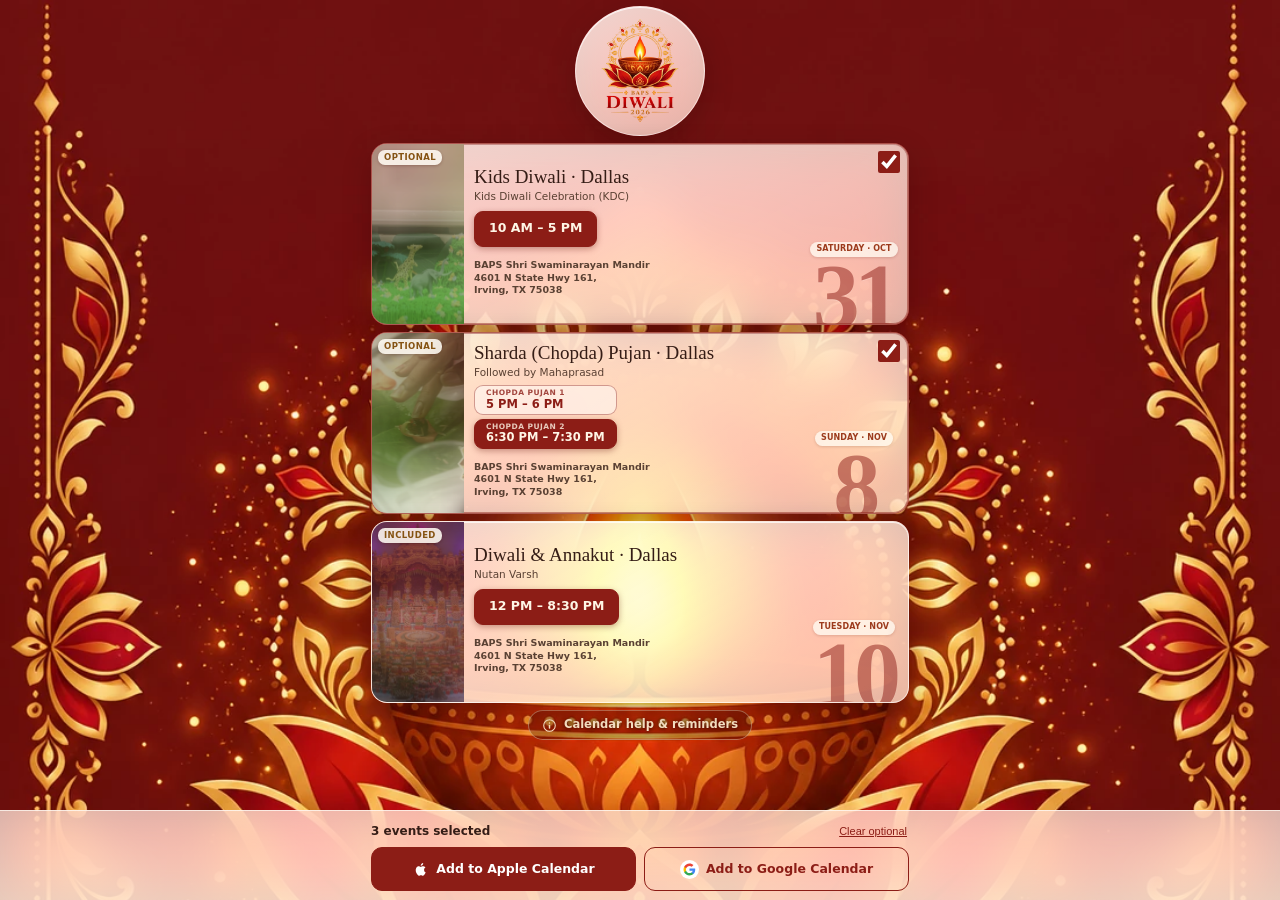
<file: index.html>
<!doctype html>
<html lang="en">
<head>
  <meta charset="utf-8">
  <meta name="viewport" content="width=device-width, initial-scale=1">
  <meta http-equiv="refresh" content="0; url=add-calendar.html">
  <title>Diwali Events 2026</title>
</head>
<body><p><a href="add-calendar.html">Add Diwali 2026 events to your calendar</a></p></body>
</html>
</file>
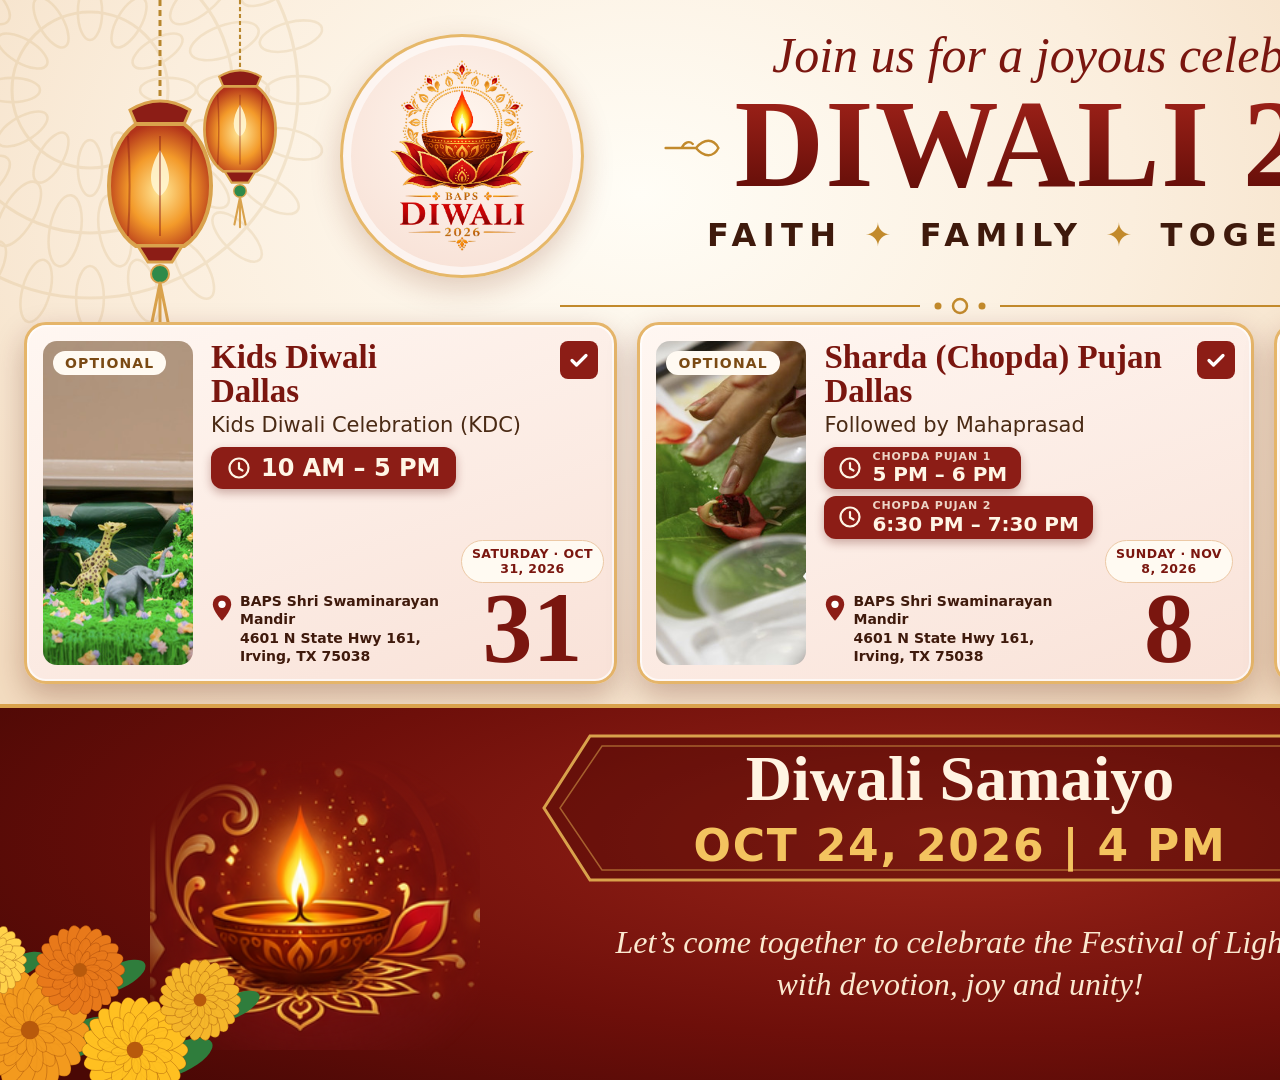
<file: _events_slide.html>
<!doctype html>
<html lang="en"><head><meta charset="utf-8"><title>Diwali 2026 events — slide</title>
<!-- 16:9 celebration slide listing every event. Render at 1920x1080 @2x.
     Cards are built from calendar.js, so names, times and dates always match
     the site. Diyas are cropped from assets/festival-background.png. -->
<style>
  * { box-sizing: border-box; margin: 0; }
  body { position: relative; width: 1920px; height: 1080px; overflow: hidden;
    font-family: system-ui, -apple-system, 'Segoe UI', sans-serif; color: #3f1a0c;
    background: radial-gradient(ellipse 70% 60% at 50% 18%, #fffdf6 0%, #fbeedd 55%, #f3dcc0 100%); }
  .serif { font-family: Georgia, 'Times New Roman', serif; }

  /* Faint mandala rings behind the header corners. */
  .mandala { position: absolute; width: 520px; height: 520px; opacity: .13; }
  .mandala.l { left: -170px; top: -170px; } .mandala.r { right: -170px; top: -170px; }

  /* ---------- Header ---------- */
  .badge-logo { position: absolute; left: 340px; top: 34px; width: 244px; height: 244px; border-radius: 50%;
    display: grid; place-items: center;
    background: radial-gradient(circle at 50% 40%, #fff6ef, #f6dcd0);
    border: 3px solid #e6b86a; box-shadow: 0 10px 30px rgba(120,40,10,.22), inset 0 0 0 8px rgba(255,255,255,.6); }
  .badge-logo img { width: 84%; height: auto; }
  .head { position: absolute; left: 600px; right: 290px; top: 26px; text-align: center; }
  .join { font-size: 50px; font-style: italic; color: #7a160f; }
  h1 { margin-top: 2px; font-size: 124px; line-height: .95; white-space: nowrap; font-weight: 700; letter-spacing: .01em;
    background: linear-gradient(180deg, #a3231a, #5e0c07); -webkit-background-clip: text; background-clip: text; color: transparent; }
  .flank { display: inline-block; vertical-align: middle; width: 56px; height: 28px; margin: 0 14px 20px; }
  .tag { margin-top: 12px; font-size: 32px; font-weight: 700; letter-spacing: .2em; color: #3f1a0c; }
  .tag b { color: #c28a2c; margin: 0 22px; }
  .rule { position: absolute; left: 560px; right: 560px; top: 296px; height: 20px; }

  /* Hanging lanterns */
  .lantern { position: absolute; top: 0; }

  /* ---------- Event cards ---------- */
  .cards { position: absolute; left: 24px; right: 24px; top: 322px; height: 362px;
    display: grid; grid-template-columns: repeat(3, 1fr); gap: 20px; }
  .card { position: relative; display: flex; gap: 18px; padding: 16px; border-radius: 22px;
    background: linear-gradient(160deg, #fff7f2, #f9e2d8);
    border: 3px solid #e5b56a; box-shadow: 0 12px 30px rgba(90,20,6,.28), inset 0 0 0 2px rgba(255,255,255,.7); }
  .photo { position: relative; flex: none; width: 150px; border-radius: 14px; overflow: hidden; }
  .photo img { width: 100%; height: 100%; object-fit: cover; display: block; }
  .chip { position: absolute; top: 10px; left: 10px; padding: 4px 12px; border-radius: 999px;
    background: #fffaf2; font-size: 14px; font-weight: 800; letter-spacing: .08em; color: #7a4a14; }
  .body { position: relative; flex: 1; min-width: 0; display: flex; flex-direction: column; }
  .tick { position: absolute; top: 0; right: 0; width: 38px; height: 38px; border-radius: 8px;
    background: #8c1d16; display: grid; place-items: center; }
  h2 { padding-right: 46px; font-size: 33px; line-height: 1.02; font-weight: 700; color: #7a160f; }
  .sub { margin-top: 5px; font-size: 21px; color: #4a2a14; }
  /* Lower half: times and address on the left, the date in its own column. */
  .lower { flex: 1; min-height: 0; display: flex; gap: 10px; margin-top: 10px; }
  .left { flex: 1; min-width: 0; display: flex; flex-direction: column; }
  .times { display: flex; flex-direction: column; gap: 7px; align-items: flex-start; }
  .time { display: flex; align-items: center; gap: 10px; padding: 7px 16px; border-radius: 12px;
    background: #8c1d16; color: #fff6e6; font-size: 24px; font-weight: 800; white-space: nowrap;
    box-shadow: 0 4px 10px rgba(92,12,6,.3); }
  .time.two { padding: 4px 14px; font-size: 20px; line-height: 1.1; }
  .time.two span { display: flex; flex-direction: column; }
  .time.two small { font-size: 11px; letter-spacing: .08em; font-weight: 700; opacity: .85; }
  .addr { margin-top: auto; display: flex; gap: 7px; font-size: 14px; line-height: 1.3; font-weight: 600; color: #3f1a0c; }
  .addr b { display: block; font-weight: 800; }
  .date { flex: none; width: 132px; display: flex; flex-direction: column; align-items: center; justify-content: flex-end; }
  .pill { padding: 5px 10px; border-radius: 999px; background: #fffaf2; border: 1px solid #ecc9a6;
    font-size: 12.5px; font-weight: 800; letter-spacing: .03em; color: #7a160f; text-align: center; line-height: 1.25; white-space: nowrap; }
  .num { font-size: 100px; line-height: .9; margin-bottom: -8px; font-weight: 700; color: #7a160f; }

  /* ---------- Band ---------- */
  .band { position: absolute; left: 0; right: 0; top: 704px; bottom: 0; overflow: hidden;
    background: radial-gradient(ellipse 60% 90% at 50% 35%, #9a2419 0%, #6e0f0a 60%, #4a0805 100%);
    border-top: 4px solid #d9a24c; }
  .frame { position: absolute; left: 50%; top: 20px; transform: translateX(-50%); width: 860px; height: 160px; }
  .band-title { position: absolute; left: 0; right: 0; top: 34px; text-align: center; color: #fff4e2; font-size: 64px; font-weight: 700; }
  .band-when { position: absolute; left: 0; right: 0; top: 112px; text-align: center; color: #f3c35f; font-size: 44px; font-weight: 800; letter-spacing: .04em; }
  .band-note { position: absolute; left: 0; right: 0; top: 214px; text-align: center; color: #fbe9d0; font-size: 32px; font-style: italic; line-height: 1.3; }
  .diya { position: absolute; bottom: 30px; width: 330px; height: auto;
    -webkit-mask-image: radial-gradient(ellipse 60% 60% at 50% 55%, #000 55%, transparent 100%);
            mask-image: radial-gradient(ellipse 60% 60% at 50% 55%, #000 55%, transparent 100%); }
  .diya.l { left: 150px; } .diya.r { right: 150px; }
  .marigolds { position: absolute; bottom: -20px; width: 300px; height: 190px; }
  .marigolds.l { left: -40px; } .marigolds.r { right: -40px; transform: scaleX(-1); }
</style></head>
<body>
  <svg class="mandala l" viewBox="-100 -100 200 200" id="m1"></svg>
  <svg class="mandala r" viewBox="-100 -100 200 200" id="m2"></svg>

  <svg class="lantern" style="left:60px" width="200" height="330" viewBox="0 0 200 330" id="lan1"></svg>
  <svg class="lantern" style="left:170px" width="140" height="230" viewBox="0 0 200 330" id="lan2"></svg>
  <svg class="lantern" style="right:170px" width="140" height="230" viewBox="0 0 200 330" id="lan3"></svg>
  <svg class="lantern" style="right:60px" width="200" height="330" viewBox="0 0 200 330" id="lan4"></svg>

  <div class="badge-logo"><img src="assets/diwali-logo-transparent.png" alt=""></div>
  <div class="head">
    <div class="join serif">Join us for a joyous celebration of</div>
    <h1 class="serif"><svg class="flank" viewBox="0 0 70 34"><path d="M2 17 H40 M40 17 C50 5 62 5 68 17 C62 29 50 29 40 17 Z M22 17 C26 9 32 8 36 12" fill="none" stroke="#c28a2c" stroke-width="3" stroke-linecap="round"/></svg>DIWALI 2026<svg class="flank" viewBox="0 0 70 34" style="transform:scaleX(-1)"><path d="M2 17 H40 M40 17 C50 5 62 5 68 17 C62 29 50 29 40 17 Z M22 17 C26 9 32 8 36 12" fill="none" stroke="#c28a2c" stroke-width="3" stroke-linecap="round"/></svg></h1>
    <div class="tag">FAITH<b>✦</b>FAMILY<b>✦</b>TOGETHERNESS</div>
  </div>
  <svg class="rule" viewBox="0 0 800 20" preserveAspectRatio="none"><line x1="0" y1="10" x2="360" y2="10" stroke="#c28a2c" stroke-width="2"/><line x1="440" y1="10" x2="800" y2="10" stroke="#c28a2c" stroke-width="2"/><circle cx="400" cy="10" r="7" fill="none" stroke="#c28a2c" stroke-width="2.5"/><circle cx="378" cy="10" r="3.5" fill="#c28a2c"/><circle cx="422" cy="10" r="3.5" fill="#c28a2c"/></svg>

  <div class="cards" id="cards"></div>

  <div class="band">
    <svg class="frame" viewBox="0 0 860 160"><path d="M60 8 H800 L846 80 L800 152 H60 L14 80 Z" fill="rgba(60,4,2,.35)" stroke="#d9a24c" stroke-width="3"/><path d="M72 18 H788 L830 80 L788 142 H72 L30 80 Z" fill="none" stroke="rgba(217,162,76,.55)" stroke-width="1.5"/></svg>
    <!-- Slide-only announcement: the Samaiyo is not in calendar.js, so it is
         not on the site or in the calendar files. -->
    <div class="band-title serif">Diwali Samaiyo</div>
    <div class="band-when">OCT 24, 2026  |  4 PM</div>
    <div class="band-note serif">Let’s come together to celebrate the Festival of Lights<br>with devotion, joy and unity!</div>
    <img class="diya l" src="assets/slides/diya-left.png" alt="">
    <img class="diya r" src="assets/slides/diya-right.png" alt="">
    <svg class="marigolds l" viewBox="0 0 300 190" id="mg1"></svg>
    <svg class="marigolds r" viewBox="0 0 300 190" id="mg2"></svg>
  </div>

<script src="calendar.js"></script>
<script>
const NS = 'http://www.w3.org/2000/svg';
const el = (tag, attrs, parent) => { const n = document.createElementNS(NS, tag); for (const k in attrs) n.setAttribute(k, attrs[k]); parent.append(n); return n; };

// Mandala: concentric rings of petals.
for (const id of ['m1', 'm2']) {
  const g = document.getElementById(id);
  for (const [r, n, len] of [[30, 12, 14], [55, 18, 18], [80, 24, 16]]) {
    el('circle', { r, fill: 'none', stroke: '#b8872e', 'stroke-width': 1.2 }, g);
    for (let i = 0; i < n; i++) {
      const a = (i / n) * Math.PI * 2, x = Math.cos(a) * r, y = Math.sin(a) * r;
      el('ellipse', { cx: x, cy: y, rx: len / 3, ry: len / 1.3, transform: `rotate(${a * 180 / Math.PI + 90} ${x} ${y})`, fill: 'none', stroke: '#b8872e', 'stroke-width': 1 }, g);
    }
  }
}

// Hanging lantern: chain, cap, glowing body, tassel.
for (const id of ['lan1', 'lan2', 'lan3', 'lan4']) {
  const g = document.getElementById(id);
  const d = el('defs', {}, g);
  const glow = el('radialGradient', { id: id + 'g', cx: '50%', cy: '55%', r: '55%' }, d);
  el('stop', { offset: '0%', 'stop-color': '#ffe79a' }, glow); el('stop', { offset: '55%', 'stop-color': '#f39a2a' }, glow); el('stop', { offset: '100%', 'stop-color': '#b3341a' }, glow);
  el('line', { x1: 100, y1: 0, x2: 100, y2: 110, stroke: '#b8872e', 'stroke-width': 3, 'stroke-dasharray': '6 4' }, g);
  el('path', { d: 'M70 110 Q100 92 130 110 L124 124 H76 Z', fill: '#8c1d16', stroke: '#d9a24c', 'stroke-width': 3 }, g);
  el('path', { d: 'M76 124 C40 150 40 222 76 246 H124 C160 222 160 150 124 124 Z', fill: `url(#${id}g)`, stroke: '#d9a24c', 'stroke-width': 4 }, g);
  el('path', { d: 'M100 150 C88 170 88 188 100 196 C112 188 112 170 100 150 Z', fill: '#fff6d0', opacity: .9 }, g);
  for (const x of [68, 100, 132]) el('path', { d: `M${x} 136 Q${x + (100 - x) * .1} 185 ${x} 236`, fill: 'none', stroke: '#8c1d16', 'stroke-width': 2, opacity: .45 }, g);
  el('path', { d: 'M78 246 H122 L112 262 H88 Z', fill: '#8c1d16', stroke: '#d9a24c', 'stroke-width': 3 }, g);
  el('circle', { cx: 100, cy: 274, r: 9, fill: '#2f8a4a', stroke: '#d9a24c', 'stroke-width': 2 }, g);
  el('path', { d: 'M100 283 L92 322 M100 283 L100 326 M100 283 L108 322', stroke: '#d9a24c', 'stroke-width': 3, 'stroke-linecap': 'round' }, g);
}

// Marigold cluster: layered petal rings in orange and gold, with leaves.
for (const id of ['mg1', 'mg2']) {
  const g = document.getElementById(id);
  const flowers = [[70, 120, 58, '#f39a1e'], [175, 140, 52, '#ffc021'], [120, 60, 44, '#e8791a'], [240, 90, 40, '#f5b62a'], [30, 50, 36, '#ffd24a']];
  for (const [cx, cy, r] of flowers) el('ellipse', { cx: cx + r * .7, cy: cy + r * .5, rx: r * .7, ry: r * .28, fill: '#2f7d3c', transform: `rotate(-25 ${cx} ${cy})` }, g);
  for (const [cx, cy, r, c] of flowers) {
    for (const [rr, n, shade] of [[r, 22, 0], [r * .72, 16, 1], [r * .45, 12, 2]]) {
      for (let i = 0; i < n; i++) {
        const a = (i / n) * Math.PI * 2 + shade;
        el('ellipse', { cx: cx + Math.cos(a) * rr * .6, cy: cy + Math.sin(a) * rr * .6, rx: rr * .42, ry: rr * .2,
          transform: `rotate(${a * 180 / Math.PI} ${cx + Math.cos(a) * rr * .6} ${cy + Math.sin(a) * rr * .6})`,
          fill: c, stroke: 'rgba(120,40,0,.35)', 'stroke-width': .8, opacity: 1 - shade * .08 }, g);
      }
    }
    el('circle', { cx, cy, r: r * .16, fill: '#b85a0c' }, g);
  }
}

// Event cards, straight from calendar.js.
const { events, addresses } = DiwaliCalendar;
const byId = id => events.find(e => e.id === id);
const clock = '<svg width="24" height="24" viewBox="0 0 24 24"><circle cx="12" cy="12" r="9.5" fill="none" stroke="currentColor" stroke-width="2.2"/><path d="M12 7v5.5l3.5 2" fill="none" stroke="currentColor" stroke-width="2.2" stroke-linecap="round"/></svg>';
const pin = '<svg width="22" height="28" viewBox="0 0 24 30" style="flex:none;margin-top:2px"><path d="M12 1C6 1 2 5.5 2 11c0 7.5 10 18 10 18s10-10.5 10-18C22 5.5 18 1 12 1z" fill="#8c1d16"/><circle cx="12" cy="11" r="4" fill="#fff"/></svg>';
const tick = '<svg width="24" height="24" viewBox="0 0 24 24"><path d="M5 12.5l4.5 4.5L19 7.5" fill="none" stroke="#fff" stroke-width="3.2" stroke-linecap="round" stroke-linejoin="round"/></svg>';
const html = [];
for (const [ids, chip] of [[['kdc'], 'OPTIONAL'], [['morning', 'evening'], 'OPTIONAL'], [['dallas'], 'INCLUDED']]) {
  const e = byId(ids[0]);
  const [mandir, street, city, zip] = addresses[e.venue].split(', ');
  const [weekday, monthDay] = e.dateLabel.split(', ');
  const times = ids.map(id => byId(id)).map(s => ids.length > 1
    ? `<div class="time two">${clock}<span><small>${s.session.toUpperCase()}</small>${s.timeLabel}</span></div>`
    : `<div class="time">${clock}${s.timeLabel}</div>`).join('');
  html.push(`<div class="card">
    <div class="photo"><img src="${e.image.replace(/\.png$/, '-640.jpg')}" alt=""><span class="chip">${chip}</span></div>
    <div class="body">
      <span class="tick">${tick}</span>
      <h2 class="serif">${e.name}<br>Dallas</h2>
      <div class="sub">${e.subtitle.replace(/ · Dallas TX$/, '')}</div>
      <div class="lower">
        <div class="left">
          <div class="times">${times}</div>
          <div class="addr">${pin}<div><b>${mandir}</b>${street},<br>${city}, ${zip}</div></div>
        </div>
        <div class="date"><span class="pill">${weekday.toUpperCase()} · ${monthDay.split(' ')[0].slice(0, 3).toUpperCase()}<br>${monthDay.toUpperCase().replace(/^[A-Z]+ /, '')}, 2026</span>
          <span class="num serif">${Number(e.date.slice(6))}</span></div>
      </div>
    </div></div>`);
}
document.getElementById('cards').innerHTML = html.join('');
</script>
</body></html>
</file>
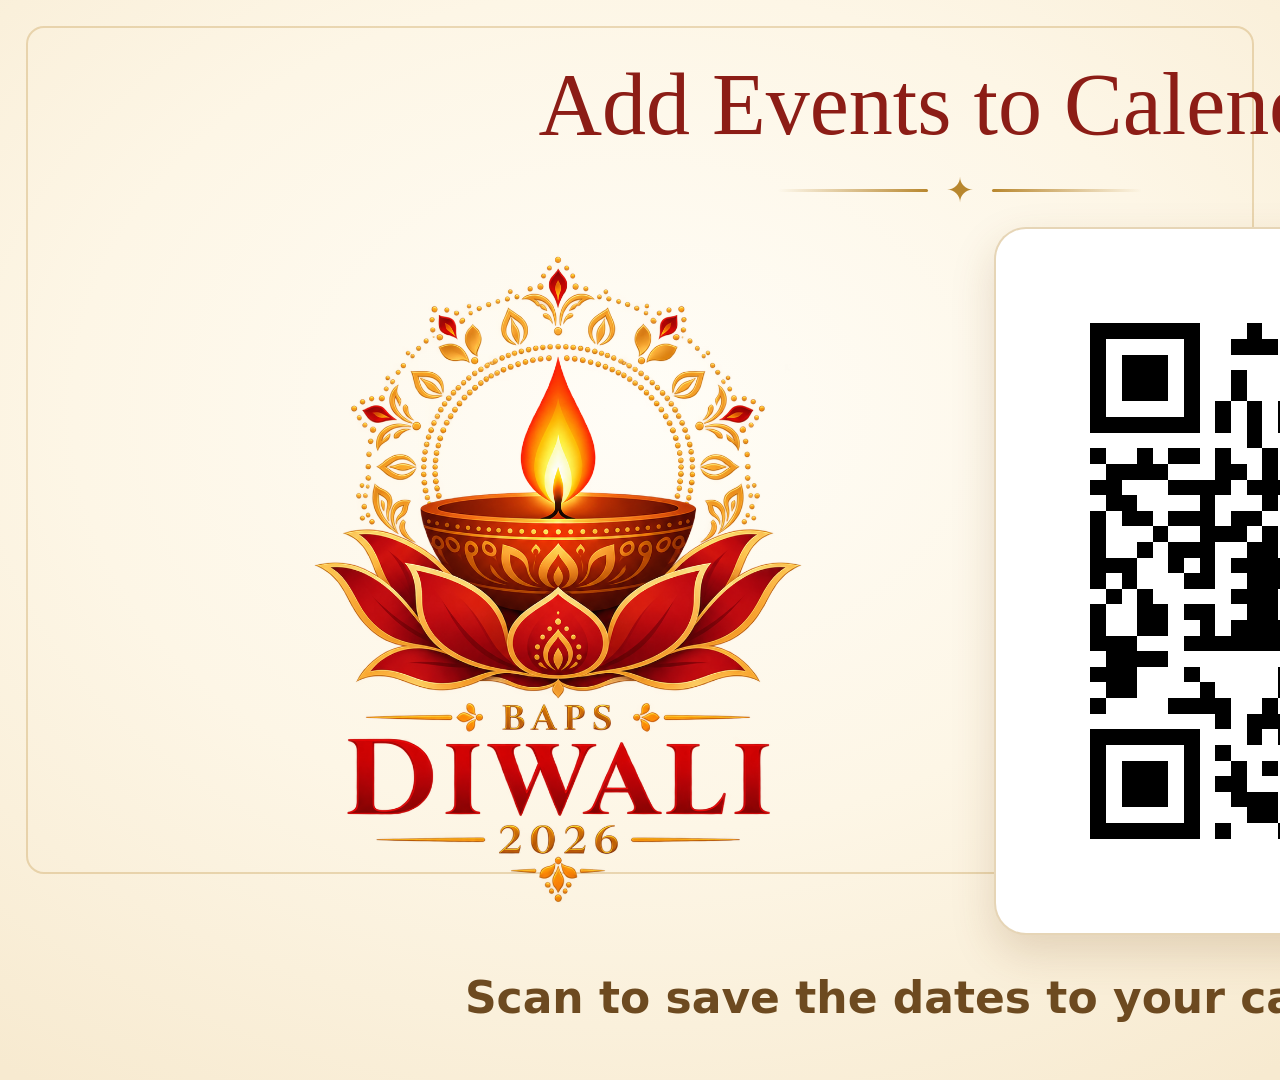
<file: _flyer.html>
<!doctype html>
<html lang="en"><head><meta charset="utf-8"><title>slide</title>
<style>
  * { box-sizing: border-box; margin: 0; }
  body { width: 1920px; height: 1080px; overflow: hidden;
    font-family: system-ui, -apple-system, 'Segoe UI', sans-serif;
    background: #fefaee;
    background-image: radial-gradient(ellipse 85% 75% at 50% 38%, #fffdf7 0%, #fdf6e6 52%, #f7ead0 100%);
    display: flex; flex-direction: column; align-items: center;
    padding: 58px 110px 54px; }
  /* Faint gold hairline frame so the slide has an edge on a light deck. */
  body::before { content: ''; position: absolute; inset: 26px;
    border: 2px solid rgba(184,134,46,.28); border-radius: 18px; pointer-events: none; }
  .col { position: relative; display: flex; flex-direction: column;
    align-items: center; text-align: center; }
  .head { position: relative; text-align: center; }
  .body { position: relative; flex: 1; min-height: 0; width: 100%;
    display: flex; align-items: center; justify-content: center; gap: 96px; }
  .logo-wrap { display: flex; align-items: center; justify-content: center; }
  .logo { height: 680px; width: auto; display: block; }
  h1 { font-family: Georgia, 'Times New Roman', serif; font-weight: 400;
    font-size: 88px; line-height: 1.06; color: #8c1d16; }
  .rule { display: flex; align-items: center; justify-content: center; gap: 18px; margin-top: 22px; }
  .rule i { display: block; width: 150px; height: 3px; border-radius: 2px;
    background: linear-gradient(90deg, transparent, #b8872e); }
  .rule i:last-child { background: linear-gradient(90deg, #b8872e, transparent); }
  .rule b { color: #b8872e; font-size: 34px; line-height: 1; }
  p { position: relative; margin-top: 14px; font-size: 44px; font-weight: 600; line-height: 1.3;
    color: #6d4a20; max-width: 1580px; white-space: nowrap; }
  .qr-card { padding: 32px; border-radius: 32px; background: #fff;
    border: 2px solid rgba(184,134,46,.35);
    box-shadow: 0 18px 44px rgba(120,74,20,.18); }
  .qr-card img { display: block; width: 640px; height: 640px; image-rendering: pixelated; }
  .scan { margin-top: 26px; font-size: 32px; font-weight: 700; letter-spacing: .1em;
    text-transform: uppercase; color: #f4c978; text-shadow: 0 2px 10px rgba(30,1,0,.85); }
</style></head>
<body>
  <div class="head">
    <h1 id="title"></h1>
    <div class="rule"><i></i><b>✦</b><i></i></div>
  </div>
  <div class="body">
    <div class="logo-wrap" id="top"></div>
    <div class="col">
      <div class="qr-card"><img id="qr" alt=""></div>
    </div>
  </div>
  <p id="caption"></p>
<script>
const V = {
  all: { logo: 'assets/diwali-logo-transparent.png',
         qr: 'Diwali_Events_2026_Add_All_QR.png',
         title: 'Add Events to Calendar',
         caption: 'Scan to save the dates to your calendar' },
  diwali: { logo: 'assets/diwali-logo-transparent.png',
         qr: 'Diwali_2026_Two_Events_QR.png',
         title: 'Add Events to Calendar',
         caption: 'Scan to save the dates to your calendar' },
};
const v = V[new URLSearchParams(location.search).get('v') || 'all'];
const img = new Image(); img.className = 'logo'; img.src = v.logo; img.alt = '';
document.getElementById('top').append(img);
document.getElementById('title').textContent = v.title;
document.getElementById('qr').src = v.qr;
document.getElementById('caption').textContent = v.caption;
</script>
</body></html>
</file>
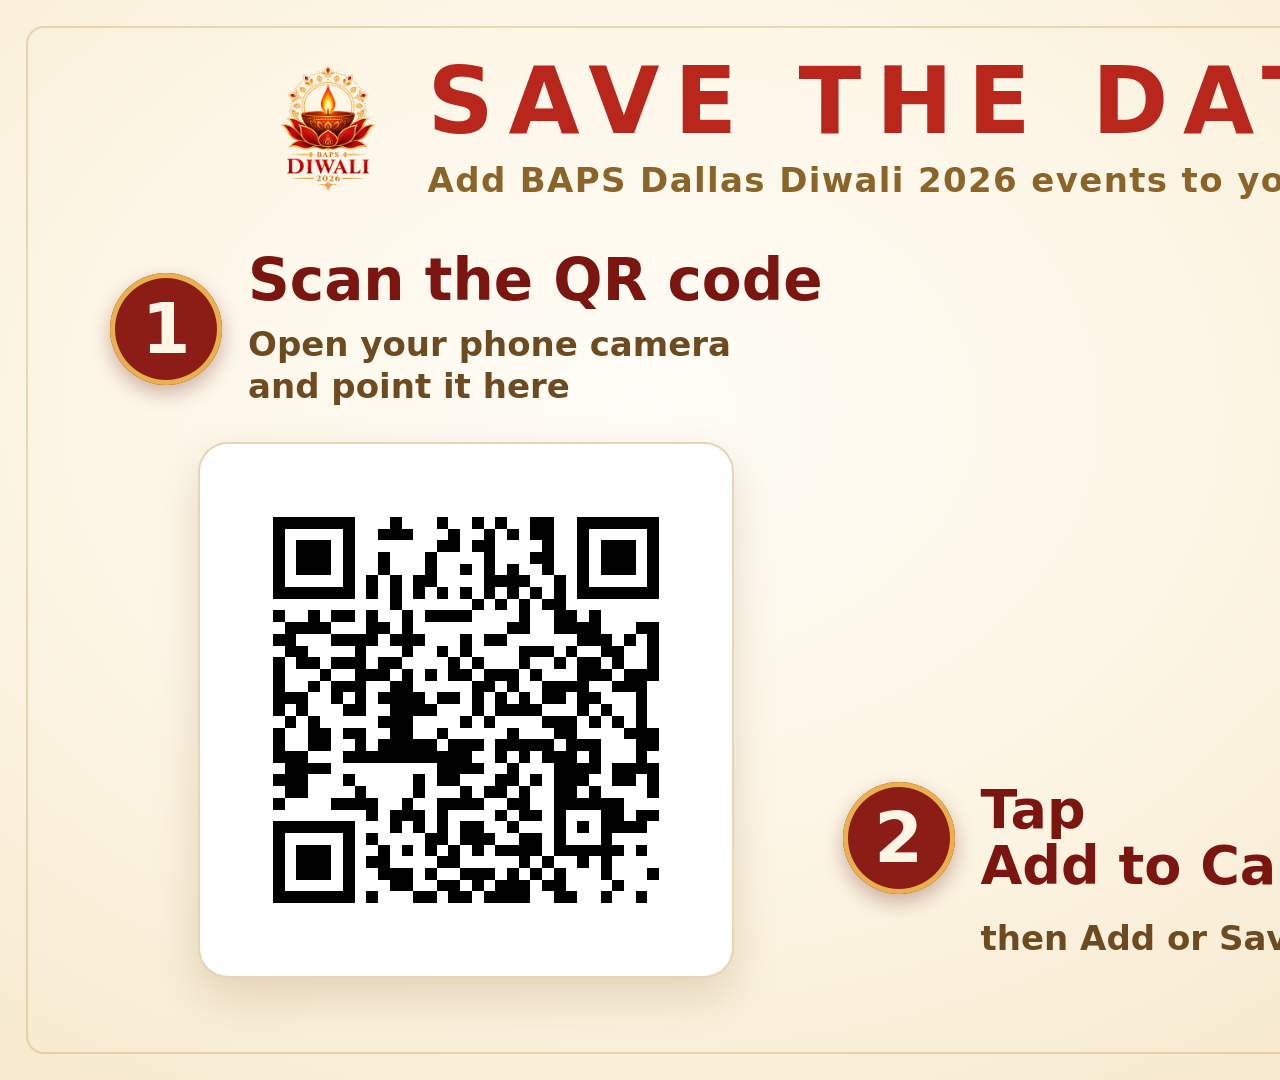
<file: _steps_slide.html>
<!doctype html>
<html lang="en"><head><meta charset="utf-8"><title>How to add the events — slide</title>
<!-- 16:9 "how to" slide: Step 1 scan the QR, Step 2 tap Add to Calendar.
     Render at 1920x1080 @2x (3840x2160), then decode the QR out of the PNG.
     ?v=all uses the add-calendar.html QR; ?v=second the diwali-only.html one.
     The phone is a real screenshot: assets/slides/phone-add-calendar.png. -->
<style>
  * { box-sizing: border-box; margin: 0; }
  body { position: relative; width: 1920px; height: 1080px; overflow: hidden;
    font-family: system-ui, -apple-system, 'Segoe UI', sans-serif;
    background: #fefaee;
    background-image: radial-gradient(ellipse 85% 75% at 50% 38%, #fffdf7 0%, #fdf6e6 52%, #f7ead0 100%);
    color: #4a2a10; }
  /* Faint gold hairline frame, as on the other slides. */
  body::before { content: ''; position: absolute; inset: 26px;
    border: 2px solid rgba(184,134,46,.28); border-radius: 18px; pointer-events: none; }

  header { position: absolute; top: 56px; left: 0; right: 0;
    display: flex; align-items: center; justify-content: center; gap: 34px; }
  header img { height: 132px; width: auto; }
  h1 { font-size: 92px; font-weight: 600; letter-spacing: .16em; color: #b8261c; line-height: 1; }
  .sub { margin-top: 12px; font-size: 34px; font-weight: 600; letter-spacing: .04em; color: #8a6428; }

  /* A step: big numbered disc, then an instruction that reads from the back row. */
  .step { display: flex; align-items: center; gap: 26px; }
  .num { flex: none; width: 112px; height: 112px; border-radius: 50%;
    display: grid; place-items: center;
    background: #8c1d16; color: #fff6e6; font-size: 70px; font-weight: 800; line-height: 1;
    box-shadow: 0 8px 20px rgba(92,12,6,.3), inset 0 0 0 5px #e9b04d; }
  .say { font-size: 64px; font-weight: 800; line-height: 1.05; color: #7a160f; }
  .hint { margin-top: 12px; font-size: 34px; font-weight: 600; line-height: 1.25; color: #6d4a20; }

  main { position: absolute; left: 110px; right: 110px; top: 250px; bottom: 58px;
    display: flex; align-items: stretch; justify-content: space-between; }
  .col1 { display: flex; flex-direction: column; align-items: center; gap: 34px; }
  .col2 { position: relative; flex: 1; }
  .say { font-size: 58px; white-space: nowrap; }
  #s2 .say { font-size: 54px; }

  .qr-card { padding: 26px; border-radius: 30px;
    background: #fff; border: 2px solid rgba(184,134,46,.35);
    box-shadow: 0 18px 44px rgba(120,74,20,.18); }
  .qr-card img { display: block; width: 480px; height: 480px; image-rendering: pixelated; }

  /* Step 2 is placed by the script so its heading sits level with the phone's
     calendar buttons and the arrow runs straight into them. */
  #s2 { position: absolute; left: 20px; }
  #s2-hint { position: absolute; left: 158px; white-space: nowrap; }
  .arrow { position: absolute; overflow: visible; }

  .phone { flex: none; align-self: flex-end; width: 431px; height: 772px;
    padding: 13px; border-radius: 60px; background: #1b1210;
    box-shadow: 0 24px 60px rgba(60,20,4,.35), inset 0 0 0 3px #3a2a24; }
  .screen { position: relative; width: 100%; height: 100%; border-radius: 48px; overflow: hidden; }
  .screen img { display: block; width: 100%; height: 100%; object-fit: cover; object-position: top; }
  /* Ring around both calendar buttons, from the screenshot's measured button
     box (y 687–731 of a 740px-tall viewport). */
  .ring { position: absolute; left: 1%; right: 1%; top: calc(100% * 680 / 740);
    height: calc(100% * 58 / 740); border: 8px solid #f2b233; border-radius: 20px;
    box-shadow: 0 0 0 5px rgba(140,29,22,.55), 0 0 30px 6px rgba(242,178,51,.9); }
</style></head>
<body>
  <header>
    <img src="assets/diwali-logo-transparent.png" alt="">
    <div>
      <h1>SAVE THE DATE</h1>
      <div class="sub">Add BAPS Dallas Diwali 2026 events to your phone calendar</div>
    </div>
  </header>

  <main>
    <div class="col1">
      <div class="step" id="s1">
        <div class="num">1</div>
        <div><div class="say">Scan the QR code</div>
          <div class="hint">Open your phone camera<br>and point it here</div></div>
      </div>
      <div class="qr-card"><img id="qr" alt=""></div>
    </div>
    <div class="col2" id="col2">
      <div class="step" id="s2">
        <div class="num">2</div>
        <div class="say">Tap<br>Add to Calendar</div>
      </div>
      <div class="hint" id="s2-hint">then Add or Save. Done!</div>
      <svg class="arrow" id="arrow" aria-hidden="true">
        <defs><marker id="head" viewBox="0 0 10 10" refX="5" refY="5" markerWidth="3.4" markerHeight="3.4" orient="auto">
          <path d="M0 0 L10 5 L0 10 z" fill="#e9a21f"/></marker></defs>
        <path id="arrow-path" fill="none" stroke="#e9a21f" stroke-width="16" stroke-linecap="round" marker-end="url(#head)"/>
      </svg>
    </div>
    <div class="phone"><div class="screen">
      <img src="assets/slides/phone-add-calendar.png" alt="">
      <div class="ring" id="ring"></div>
    </div></div>
  </main>
<script>
const QR = { all: 'Diwali_Events_2026_Add_All_QR.png', second: 'Diwali_2026_Two_Events_QR.png' };
document.getElementById('qr').src = QR[new URLSearchParams(location.search).get('v') || 'all'];
/* Line the Step 2 heading up with the ring, then run the arrow from the heading
   to the ring's left edge. Measured, so moving anything keeps them joined. */
addEventListener('load', () => {
  const col = document.getElementById('col2').getBoundingClientRect();
  const ring = document.getElementById('ring').getBoundingClientRect();
  const step = document.getElementById('s2');
  const say = step.querySelector('.say');
  const y = ring.top + ring.height / 2 - col.top;
  // Heading, then hint, then the arrow — all stacked above the ring's line.
  const hint = document.getElementById('s2-hint');
  hint.style.top = `${y - hint.offsetHeight - 30}px`;
  step.style.top = `${y - hint.offsetHeight - 30 - step.offsetHeight - 10}px`;
  const x0 = step.offsetLeft + 150, x1 = ring.left - col.left - 40;
  // Nothing in the middle column may run under the phone.
  const phone = document.querySelector('.phone').getBoundingClientRect();
  for (const el of [step, hint]) if (el.getBoundingClientRect().right > phone.left - 16) throw new Error(`${el.id} runs under the phone`);
  const arrow = document.getElementById('arrow');
  Object.assign(arrow.style, { left: '0px', top: '0px', width: `${col.width}px`, height: `${col.height}px` });
  document.getElementById('arrow-path').setAttribute('d', `M${x0} ${y} L${x1} ${y}`);
});
</script>
</body></html>
</file>
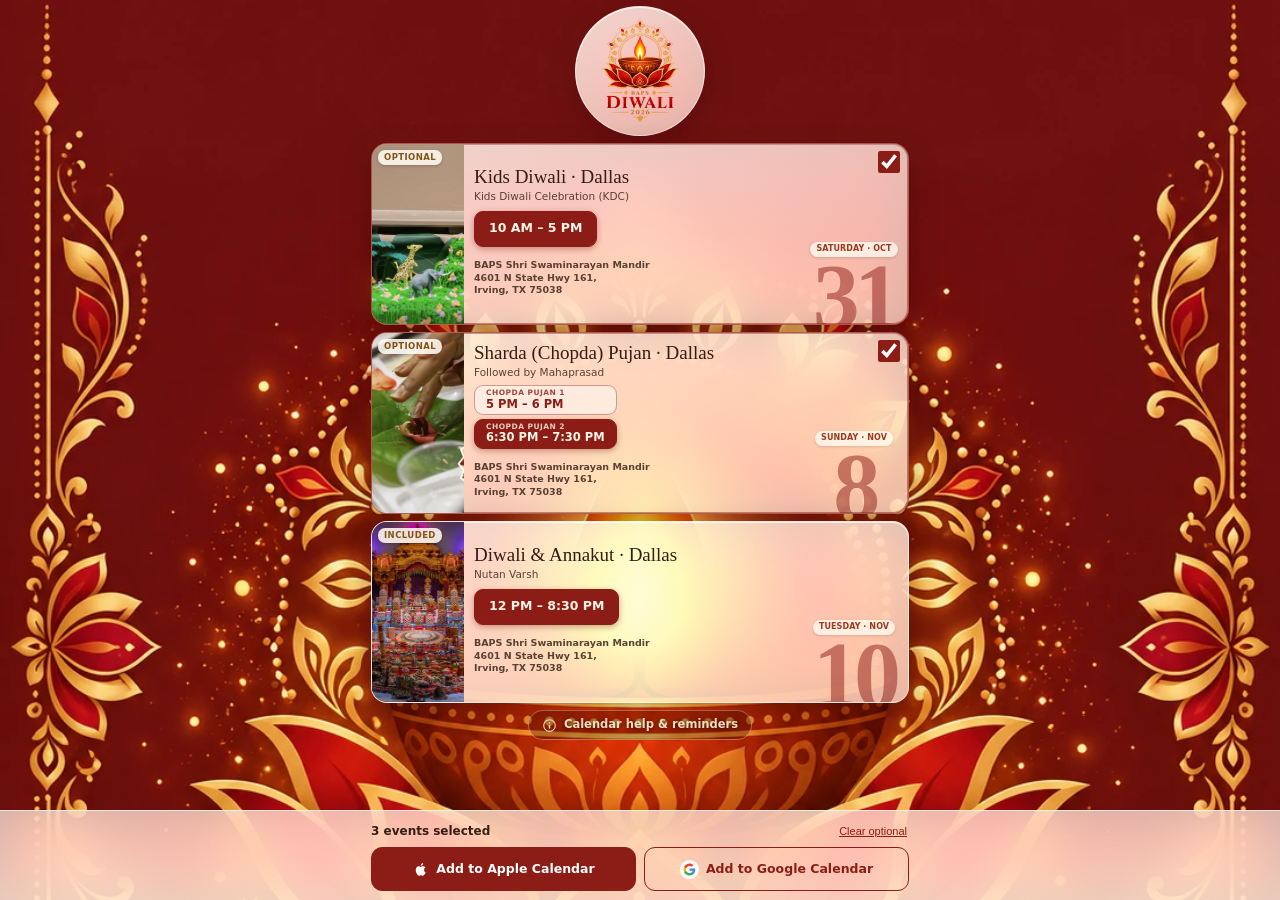
<file: add-calendar.html>
<!doctype html>
<html lang="en">
<head>
  <meta charset="utf-8">
  <meta name="viewport" content="width=device-width, initial-scale=1, viewport-fit=cover">
  <meta name="theme-color" content="#74120e">
  <meta name="description" content="Celebrate Diwali 2026 with BAPS Dallas. Choose your events and add them to your calendar.">
  <title>Diwali 2026 · Dallas</title>
  <meta property="og:type" content="website">
  <meta property="og:site_name" content="BAPS Shri Swaminarayan Mandir, Dallas">
  <meta property="og:title" content="Diwali 2026 · All Events · Dallas">
  <meta property="og:description" content="Choose your events and add them to your calendar. Diwali &amp; Annakut in Dallas, plus Kids Diwali and Chopda Pujan.">
  <meta property="og:url" content="https://bapsdallas.github.io/Diwali2026/add-calendar.html">
  <meta property="og:image" content="https://bapsdallas.github.io/Diwali2026/assets/preview-all-events.jpg">
  <meta property="og:image:type" content="image/jpeg">
  <meta property="og:image:width" content="1200">
  <meta property="og:image:height" content="630">
  <meta property="og:image:alt" content="Annakut at BAPS Shri Swaminarayan Mandir">
  <meta name="twitter:card" content="summary_large_image">
  <link rel="preload" as="image" href="assets/festival-background.webp" type="image/webp">
  <link rel="stylesheet" href="styles.css">
  <link rel="stylesheet" href="lqip.css">
  <!-- photo-widths:start -->
  <script>window.PHOTO_WIDTHS={"dallas":[640,1024,1199],"evening":[640,1024,1582],"kdc":[640,1024,1600]};</script>
  <!-- photo-widths:end -->
  <script src="calendar.js" defer></script>
  <script src="page.js" defer></script>
</head>
<body>
  <main>
    <header class="hero">
      <picture><source type="image/webp" srcset="assets/diwali-logo-360.webp"><img class="logo" src="assets/diwali-logo-360.png" width="360" height="360" alt="BAPS Diwali 2026" fetchpriority="high" decoding="async"></picture>
    </header>
    <div class="content">
      <div class="cards" id="cards" aria-label="Diwali 2026 events"></div>
      <div class="help-row">
        <button class="help-button" id="help" type="button" aria-haspopup="dialog"><svg class="ico-info" viewBox="0 0 24 24" aria-hidden="true"><circle cx="12" cy="12" r="9.25" fill="none" stroke="currentColor" stroke-width="1.7"/><circle cx="12" cy="7.9" r="1.3" fill="currentColor"/><rect x="10.85" y="10.7" width="2.3" height="6.5" rx="1.15" fill="currentColor"/></svg><span>Calendar help &amp; reminders</span></button>
      </div>
    </div>
    <noscript><p class="no-script">Please enable JavaScript to choose events, or <a href="Diwali_Events_Dallas_Frisco_2026.ics" download>download the default three events</a>.</p></noscript>
  </main>
  <div class="action-bar">
    <div class="action-inner">
      <div class="selection-summary"><strong id="selection-count" aria-live="polite">3 events selected</strong><button id="clear" type="button">Clear optional</button></div>
      <div class="action-buttons"><button id="download" type="button" disabled><svg class="ico" viewBox="0 0 24 24" fill="currentColor" aria-hidden="true"><path d="M17.05 12.53c-.02-2.2 1.8-3.26 1.88-3.31-1.02-1.5-2.61-1.7-3.18-1.72-1.35-.14-2.64.8-3.33.8-.69 0-1.75-.78-2.87-.76-1.48.02-2.84.86-3.6 2.18-1.53 2.66-.39 6.6 1.1 8.76.73 1.06 1.6 2.25 2.75 2.2 1.1-.04 1.52-.71 2.85-.71 1.33 0 1.7.71 2.87.69 1.18-.02 1.93-1.08 2.65-2.14.84-1.23 1.18-2.42 1.2-2.48-.03-.01-2.3-.88-2.32-3.51zM14.9 5.6c.6-.74 1.01-1.76.9-2.78-.87.04-1.93.58-2.56 1.31-.56.65-1.05 1.69-.92 2.69.97.07 1.97-.49 2.58-1.22z"/></svg><span id="download-label">Add to Apple Calendar</span></button><button id="gcal" type="button"><span class="g-chip"><svg viewBox="0 0 48 48" aria-hidden="true"><path fill="#4285F4" d="M45.12 24.5c0-1.56-.14-3.06-.4-4.5H24v8.51h11.84c-.51 2.75-2.06 5.08-4.39 6.64v5.52h7.11c4.16-3.83 6.56-9.47 6.56-16.17z"/><path fill="#34A853" d="M24 46c5.94 0 10.92-1.97 14.56-5.33l-7.11-5.52c-1.97 1.32-4.49 2.1-7.45 2.1-5.73 0-10.58-3.87-12.31-9.07H4.34v5.7C7.96 41.07 15.4 46 24 46z"/><path fill="#FBBC05" d="M11.69 28.18C11.25 26.86 11 25.45 11 24s.25-2.86.69-4.18v-5.7H4.34C2.85 17.09 2 20.45 2 24s.85 6.91 2.34 9.88l7.35-5.7z"/><path fill="#EA4335" d="M24 10.75c3.23 0 6.13 1.11 8.41 3.29l6.31-6.31C34.91 4.18 29.93 2 24 2 15.4 2 7.96 6.93 4.34 14.12l7.35 5.7c1.73-5.2 6.58-9.07 12.31-9.07z"/></svg></span><span>Add to Google Calendar</span></button></div>
      <p id="download-status" role="status"></p>
    </div>
  </div>
  <div class="sheet" id="gcal-sheet" hidden>
    <div class="sheet-panel" role="dialog" aria-modal="true" aria-labelledby="sheet-title">
      <h3 id="sheet-title">Add to Google Calendar</h3>
      <p class="sheet-note">Google Calendar adds one event at a time. Tap Add for each, then come back here.</p>
      <ul id="gcal-list"></ul>
      <button class="sheet-done" id="sheet-close" type="button">Done</button>
    </div>
  </div>
  <div class="sheet" id="help-sheet" hidden>
    <div class="sheet-panel" role="dialog" aria-modal="true" aria-labelledby="help-title">
      <h3 id="help-title">How to add the events</h3>
      <p class="sheet-note">All times are Central Time. You get two reminders for each event: one week before and one day before.</p>
      <p class="sheet-prompt" id="help-prompt" hidden>Select your calendar.</p>
      <div class="help-picker" id="help-picker" hidden>
        <button type="button" data-help="apple" aria-pressed="false"><svg class="ico" viewBox="0 0 24 24" fill="currentColor" aria-hidden="true"><path d="M17.05 12.53c-.02-2.2 1.8-3.26 1.88-3.31-1.02-1.5-2.61-1.7-3.18-1.72-1.35-.14-2.64.8-3.33.8-.69 0-1.75-.78-2.87-.76-1.48.02-2.84.86-3.6 2.18-1.53 2.66-.39 6.6 1.1 8.76.73 1.06 1.6 2.25 2.75 2.2 1.1-.04 1.52-.71 2.85-.71 1.33 0 1.7.71 2.87.69 1.18-.02 1.93-1.08 2.65-2.14.84-1.23 1.18-2.42 1.2-2.48-.03-.01-2.3-.88-2.32-3.51zM14.9 5.6c.6-.74 1.01-1.76.9-2.78-.87.04-1.93.58-2.56 1.31-.56.65-1.05 1.69-.92 2.69.97.07 1.97-.49 2.58-1.22z"/></svg><span>Apple Calendar</span></button>
        <button type="button" data-help="google" aria-pressed="false"><span class="g-chip"><svg viewBox="0 0 48 48" aria-hidden="true"><path fill="#4285F4" d="M45.12 24.5c0-1.56-.14-3.06-.4-4.5H24v8.51h11.84c-.51 2.75-2.06 5.08-4.39 6.64v5.52h7.11c4.16-3.83 6.56-9.47 6.56-16.17z"/><path fill="#34A853" d="M24 46c5.94 0 10.92-1.97 14.56-5.33l-7.11-5.52c-1.97 1.32-4.49 2.1-7.45 2.1-5.73 0-10.58-3.87-12.31-9.07H4.34v5.7C7.96 41.07 15.4 46 24 46z"/><path fill="#FBBC05" d="M11.69 28.18C11.25 26.86 11 25.45 11 24s.25-2.86.69-4.18v-5.7H4.34C2.85 17.09 2 20.45 2 24s.85 6.91 2.34 9.88l7.35-5.7z"/><path fill="#EA4335" d="M24 10.75c3.23 0 6.13 1.11 8.41 3.29l6.31-6.31C34.91 4.18 29.93 2 24 2 15.4 2 7.96 6.93 4.34 14.12l7.35 5.7c1.73-5.2 6.58-9.07 12.31-9.07z"/></svg></span><span>Google Calendar</span></button>
      </div>
      <ol class="help-steps" id="help-apple" hidden>
        <li>Touch <strong>Add to Apple Calendar</strong>.</li>
        <li>Open the file that your device downloads.</li>
        <li>Touch <strong>Add All</strong> in the Calendar app.</li>
        <li>Make sure that the events are in your calendar.</li>
      </ol>
      <ol class="help-steps" id="help-google" hidden>
        <li>Touch <strong>Add to Google Calendar</strong>.</li>
        <li>Touch <strong>Add</strong> for the first event in the list.</li>
        <li>Touch <strong>Save</strong> in Google Calendar.</li>
        <li>Do step 2 and step 3 again for each event.</li>
      </ol>
      <button class="sheet-done" id="help-close" type="button">Done</button>
    </div>
  </div>
  <script>
    /* A second visit works with no connection at all — useful at a mandir with
       no signal. Registered after load so it never competes with the page. */
    if ('serviceWorker' in navigator) {
      addEventListener('load', () => navigator.serviceWorker.register('sw.js').catch(() => {}));
    }
  </script>
</body>
</html>
</file>
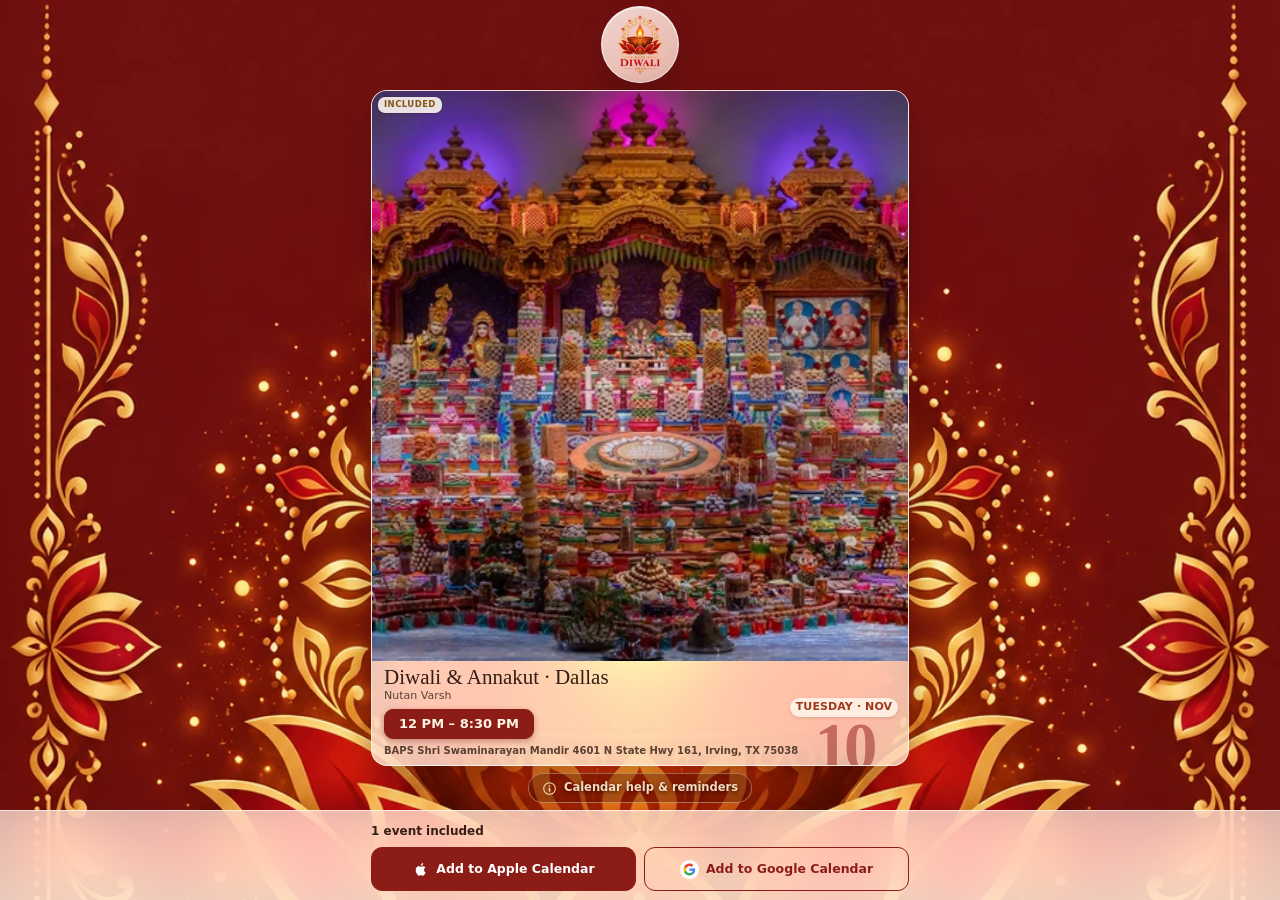
<file: diwali-only-banner.html>
<!doctype html>
<html lang="en">
<head>
  <meta charset="utf-8">
  <meta name="viewport" content="width=device-width, initial-scale=1, viewport-fit=cover">
  <meta name="theme-color" content="#74120e">
  <meta name="description" content="Celebrate Diwali 2026 with BAPS Dallas. Choose your events and add them to your calendar.">
  <!-- Backup layout, not linked from any QR. Photo-on-top cards apply only when
       data-cards lists one or two events; three or more use the add-calendar layout. -->
  <meta name="robots" content="noindex">
  <title>Diwali 2026 · Dallas</title>
  <meta property="og:type" content="website">
  <meta property="og:site_name" content="BAPS Shri Swaminarayan Mandir, Dallas">
  <meta property="og:title" content="Diwali 2026 · Add Events to Calendar · Dallas">
  <meta property="og:description" content="Choose your events and add them to your calendar. Diwali &amp; Annakut in Dallas, plus Kids Diwali and Chopda Pujan.">
  <meta property="og:url" content="https://bapsdallas.github.io/Diwali2026/diwali-only-banner.html">
  <meta property="og:image" content="https://bapsdallas.github.io/Diwali2026/assets/preview-diwali.jpg">
  <meta property="og:image:type" content="image/jpeg">
  <meta property="og:image:width" content="1200">
  <meta property="og:image:height" content="630">
  <meta property="og:image:alt" content="Annakut at BAPS Shri Swaminarayan Mandir, Dallas">
  <meta name="twitter:card" content="summary_large_image">
  <link rel="preload" as="image" href="assets/festival-background.webp" type="image/webp">
  <link rel="stylesheet" href="styles.css">
  <link rel="stylesheet" href="lqip.css">
  <link rel="stylesheet" href="banner.css">
  <!-- photo-widths:start -->
  <script>window.PHOTO_WIDTHS={"dallas":[640,1024,1199],"evening":[640,1024,1582],"kdc":[640,1024,1600]};</script>
  <!-- photo-widths:end -->
  <script src="calendar.js" defer></script>
  <script src="page.js" defer></script>
</head>
<body data-layout="banner" data-cards="dallas">
  <main>
    <header class="hero">
      <picture><source type="image/webp" srcset="assets/diwali-logo-360.webp"><img class="logo" src="assets/diwali-logo-360.png" width="360" height="360" alt="BAPS Diwali 2026" fetchpriority="high" decoding="async"></picture>
    </header>
    <div class="content">
      <div class="cards" id="cards" aria-label="Diwali 2026 events"></div>
      <div class="help-row">
        <button class="help-button" id="help" type="button" aria-haspopup="dialog"><svg class="ico-info" viewBox="0 0 24 24" aria-hidden="true"><circle cx="12" cy="12" r="9.25" fill="none" stroke="currentColor" stroke-width="1.7"/><circle cx="12" cy="7.9" r="1.3" fill="currentColor"/><rect x="10.85" y="10.7" width="2.3" height="6.5" rx="1.15" fill="currentColor"/></svg><span>Calendar help &amp; reminders</span></button>
      </div>
    </div>
    <noscript><p class="no-script">Please enable JavaScript to choose events, or <a href="Diwali_Events_Dallas_Frisco_2026.ics" download>download the default three events</a>.</p></noscript>
  </main>
  <div class="action-bar">
    <div class="action-inner">
      <div class="selection-summary"><strong id="selection-count" aria-live="polite">3 events selected</strong><button id="clear" type="button">Clear optional</button></div>
      <div class="action-buttons"><button id="download" type="button" disabled><svg class="ico" viewBox="0 0 24 24" fill="currentColor" aria-hidden="true"><path d="M17.05 12.53c-.02-2.2 1.8-3.26 1.88-3.31-1.02-1.5-2.61-1.7-3.18-1.72-1.35-.14-2.64.8-3.33.8-.69 0-1.75-.78-2.87-.76-1.48.02-2.84.86-3.6 2.18-1.53 2.66-.39 6.6 1.1 8.76.73 1.06 1.6 2.25 2.75 2.2 1.1-.04 1.52-.71 2.85-.71 1.33 0 1.7.71 2.87.69 1.18-.02 1.93-1.08 2.65-2.14.84-1.23 1.18-2.42 1.2-2.48-.03-.01-2.3-.88-2.32-3.51zM14.9 5.6c.6-.74 1.01-1.76.9-2.78-.87.04-1.93.58-2.56 1.31-.56.65-1.05 1.69-.92 2.69.97.07 1.97-.49 2.58-1.22z"/></svg><span id="download-label">Add to Apple Calendar</span></button><button id="gcal" type="button"><span class="g-chip"><svg viewBox="0 0 48 48" aria-hidden="true"><path fill="#4285F4" d="M45.12 24.5c0-1.56-.14-3.06-.4-4.5H24v8.51h11.84c-.51 2.75-2.06 5.08-4.39 6.64v5.52h7.11c4.16-3.83 6.56-9.47 6.56-16.17z"/><path fill="#34A853" d="M24 46c5.94 0 10.92-1.97 14.56-5.33l-7.11-5.52c-1.97 1.32-4.49 2.1-7.45 2.1-5.73 0-10.58-3.87-12.31-9.07H4.34v5.7C7.96 41.07 15.4 46 24 46z"/><path fill="#FBBC05" d="M11.69 28.18C11.25 26.86 11 25.45 11 24s.25-2.86.69-4.18v-5.7H4.34C2.85 17.09 2 20.45 2 24s.85 6.91 2.34 9.88l7.35-5.7z"/><path fill="#EA4335" d="M24 10.75c3.23 0 6.13 1.11 8.41 3.29l6.31-6.31C34.91 4.18 29.93 2 24 2 15.4 2 7.96 6.93 4.34 14.12l7.35 5.7c1.73-5.2 6.58-9.07 12.31-9.07z"/></svg></span><span>Add to Google Calendar</span></button></div>
      <p id="download-status" role="status"></p>
    </div>
  </div>
  <div class="sheet" id="gcal-sheet" hidden>
    <div class="sheet-panel" role="dialog" aria-modal="true" aria-labelledby="sheet-title">
      <h3 id="sheet-title">Add to Google Calendar</h3>
      <p class="sheet-note">Google Calendar adds one event at a time. Tap Add for each, then come back here.</p>
      <ul id="gcal-list"></ul>
      <button class="sheet-done" id="sheet-close" type="button">Done</button>
    </div>
  </div>
  <div class="sheet" id="help-sheet" hidden>
    <div class="sheet-panel" role="dialog" aria-modal="true" aria-labelledby="help-title">
      <h3 id="help-title">How to add the events</h3>
      <p class="sheet-note">All times are Central Time. You get two reminders for each event: one week before and one day before.</p>
      <p class="sheet-prompt" id="help-prompt" hidden>Select your calendar.</p>
      <div class="help-picker" id="help-picker" hidden>
        <button type="button" data-help="apple" aria-pressed="false"><svg class="ico" viewBox="0 0 24 24" fill="currentColor" aria-hidden="true"><path d="M17.05 12.53c-.02-2.2 1.8-3.26 1.88-3.31-1.02-1.5-2.61-1.7-3.18-1.72-1.35-.14-2.64.8-3.33.8-.69 0-1.75-.78-2.87-.76-1.48.02-2.84.86-3.6 2.18-1.53 2.66-.39 6.6 1.1 8.76.73 1.06 1.6 2.25 2.75 2.2 1.1-.04 1.52-.71 2.85-.71 1.33 0 1.7.71 2.87.69 1.18-.02 1.93-1.08 2.65-2.14.84-1.23 1.18-2.42 1.2-2.48-.03-.01-2.3-.88-2.32-3.51zM14.9 5.6c.6-.74 1.01-1.76.9-2.78-.87.04-1.93.58-2.56 1.31-.56.65-1.05 1.69-.92 2.69.97.07 1.97-.49 2.58-1.22z"/></svg><span>Apple Calendar</span></button>
        <button type="button" data-help="google" aria-pressed="false"><span class="g-chip"><svg viewBox="0 0 48 48" aria-hidden="true"><path fill="#4285F4" d="M45.12 24.5c0-1.56-.14-3.06-.4-4.5H24v8.51h11.84c-.51 2.75-2.06 5.08-4.39 6.64v5.52h7.11c4.16-3.83 6.56-9.47 6.56-16.17z"/><path fill="#34A853" d="M24 46c5.94 0 10.92-1.97 14.56-5.33l-7.11-5.52c-1.97 1.32-4.49 2.1-7.45 2.1-5.73 0-10.58-3.87-12.31-9.07H4.34v5.7C7.96 41.07 15.4 46 24 46z"/><path fill="#FBBC05" d="M11.69 28.18C11.25 26.86 11 25.45 11 24s.25-2.86.69-4.18v-5.7H4.34C2.85 17.09 2 20.45 2 24s.85 6.91 2.34 9.88l7.35-5.7z"/><path fill="#EA4335" d="M24 10.75c3.23 0 6.13 1.11 8.41 3.29l6.31-6.31C34.91 4.18 29.93 2 24 2 15.4 2 7.96 6.93 4.34 14.12l7.35 5.7c1.73-5.2 6.58-9.07 12.31-9.07z"/></svg></span><span>Google Calendar</span></button>
      </div>
      <ol class="help-steps" id="help-apple" hidden>
        <li>Touch <strong>Add to Apple Calendar</strong>.</li>
        <li>Open the file that your device downloads.</li>
        <li>Touch <strong>Add All</strong> in the Calendar app.</li>
        <li>Make sure that the events are in your calendar.</li>
      </ol>
      <ol class="help-steps" id="help-google" hidden>
        <li>Touch <strong>Add to Google Calendar</strong>.</li>
        <li>Touch <strong>Add</strong> for the first event in the list.</li>
        <li>Touch <strong>Save</strong> in Google Calendar.</li>
        <li>Do step 2 and step 3 again for each event.</li>
      </ol>
      <button class="sheet-done" id="help-close" type="button">Done</button>
    </div>
  </div>
  <script>
    /* A second visit works with no connection at all — useful at a mandir with
       no signal. Registered after load so it never competes with the page. */
    if ('serviceWorker' in navigator) {
      addEventListener('load', () => navigator.serviceWorker.register('sw.js').catch(() => {}));
    }
  </script>
</body>
</html>
</file>
<file: styles.css>
/* Diwali 2026 — shared design system.
   Both pages load this file. */

:root {
  color-scheme: light;
  --ink: #351d16;
  --ink-soft: #5a4133;
  --red: #8c1d16;
  --gold: #855313;

  /* Glassmorphism. The brightness lift is what makes cream glass readable
     over the dark maroon festival background. */
  --glass: linear-gradient(150deg, rgba(255, 252, 246, .84), rgba(255, 246, 231, .7));
  --glass-blur: blur(26px) saturate(145%) brightness(1.5);
  --glass-edge: rgba(255, 255, 255, .58);
  --glass-shadow: 0 10px 28px rgba(52, 6, 2, .3), inset 0 1px 0 rgba(255, 255, 255, .75);

  --radius: 16px;
  --gap: 7px;
}

* { box-sizing: border-box; }

body {
  margin: 0;
  /* A definite height (not just min-height) is what lets the card grid shrink
     to fit instead of sizing to its content and pushing the page into scroll. */
  height: 100vh;
  height: 100svh;
  display: flex;
  flex-direction: column;
  color: var(--ink);
  font-family: system-ui, -apple-system, BlinkMacSystemFont, 'Segoe UI', sans-serif;
  line-height: 1.35;
  background: #6f110d;
}

/* Fixed backdrop layer. iOS Safari ignores background-attachment:fixed,
   and a real fixed layer is also what the cards' backdrop-filter samples. */
body::before {
  content: '';
  position: fixed;
  inset: 0;
  background: #6f110d url('assets/festival-background.jpg') center top / cover no-repeat;
  z-index: -1;
}

main {
  flex: 1;
  min-height: 0;
  width: 100%;
  max-width: 560px;
  margin: 0 auto;
  padding: max(6px, env(safe-area-inset-top)) 11px 0;
  display: flex;
  flex-direction: column;
  gap: var(--gap);
}

/* Same pixels as the JPEG above, about half the bytes. Browsers that cannot
   decode WebP never see this rule and keep the JPEG. */
@supports (background-image: image-set(url('assets/festival-background.webp') type('image/webp'))) {
  body::before {
    background-image: image-set(url('assets/festival-background.webp') type('image/webp'),
                                url('assets/festival-background.jpg') type('image/jpeg'));
  }
}

/* ---------- Hero ---------- */

/* The logo artwork is deep red on transparent, so it needs a light surface to
   read against the maroon backdrop. A glass circle keeps it on-theme and
   follows the round medallion of the artwork. Three cards leave room for it
   to run large; the cards keep their content height, only their slack goes. */
.hero {
  flex: none;
  align-self: center;
  display: flex;
  align-items: center;
  justify-content: center;
  height: clamp(80px, 14.5svh, 130px);
  aspect-ratio: 1;
  padding: 0;
  border: 1px solid var(--glass-edge);
  border-radius: 50%;
  background: var(--glass);
  -webkit-backdrop-filter: var(--glass-blur);
  backdrop-filter: var(--glass-blur);
  box-shadow: var(--glass-shadow);
}

/* <picture> is an inline box, so a percentage height on the <img> inside it has
   nothing to resolve against and the image falls back to its intrinsic size,
   overflowing the pill. Giving the wrapper the height restores the chain. */
.hero picture {
  display: block;
  /* Inset from the circle's edge so the medallion's rim clears it. */
  height: 84%;
}

.logo {
  height: 100%;
  width: auto;
  max-width: 100%;
  object-fit: contain;
}

/* ---------- Card grid ---------- */

.content {
  flex: 1;
  min-height: 0;
  display: flex;
  flex-direction: column;
  gap: var(--gap);
}

.cards {
  flex: 1;
  min-height: 0;
  max-height: 560px;
  display: grid;
  /* Never shorter than its content: the Chopda Pujan card needs a little more
     room than the others for its two session rows. */
  grid-auto-rows: minmax(min-content, 1fr);
  gap: var(--gap);
  align-content: stretch;
}

/* ---------- Card ---------- */

.event-card {
  /* Accent tokens. Everything inside a card that carries the festival colour —
     time badge, date column, selected state — reads these rather than --red, so
     a venue can restate its accent in one place instead of a dozen. */
  --accent: var(--red);
  --accent-rgb: 140, 29, 22;
  --accent-label: #9c3a1c;
  --accent-shadow: rgba(92, 12, 6, .35);

  position: relative;
  display: flex;
  min-height: 0;
  overflow: hidden;
  border: 1px solid var(--glass-edge);
  border-radius: var(--radius);
  background: var(--glass);
  -webkit-backdrop-filter: var(--glass-blur);
  backdrop-filter: var(--glass-blur);
  box-shadow: var(--glass-shadow);
}

label.event-card,
.pujan-card { cursor: pointer; }

.event-card.selected {
  border-color: rgba(var(--accent-rgb), .65);
  box-shadow: 0 10px 28px rgba(52, 6, 2, .3), inset 0 0 0 1px rgba(var(--accent-rgb), .45), inset 0 1px 0 rgba(255, 255, 255, .6);
}

.event-card:focus-within { outline: 3px solid #f2c46a; outline-offset: 2px; }

.event-photo {
  flex: 0 0 20%;
  max-width: 92px;
  position: relative;
  display: grid;
  place-items: center;
  background: linear-gradient(150deg, #f6dfb2, #e6c99a);
  color: #9b6624;
  overflow: hidden;
}

.event-photo picture {
  position: absolute;
  inset: 0;
}

.event-photo img {
  position: absolute;
  inset: 0;
  width: 100%;
  height: 100%;
  object-fit: cover;
  display: block;
  /* Fades over the blurred placeholder rather than replacing it abruptly. */
  opacity: 0;
  transition: opacity .25s ease;
}

.event-photo.loaded img { opacity: 1; }

@media (prefers-reduced-motion: reduce) {
  .event-photo img { transition: none; }
}

/* lqip.css sets a blurred data-URI preview per event on top of this gradient.
   Scaled up from ~20px, so it reads as the photo's colours, not its detail. */
.event-photo { background-size: cover; background-position: center; }

.photo-motif { font-size: 26px; }

/* Body + date rail sit side by side; in the banner layout they sit below the photo. */
.card-main {
  position: relative;
  flex: 1;
  min-width: 0;
  display: flex;
}

.event-body {
  position: relative;
  z-index: 1;
  flex: 1;
  min-width: 0;
  display: flex;
  flex-direction: column;
  justify-content: center;
  gap: 1px;
  padding: 8px 10px 12px;
}

/* Badge rides on the photo so it costs the text column no vertical space. */
.badge {
  position: absolute;
  left: 6px;
  top: 6px;
  z-index: 2;
  padding: 2px 6px;
  border-radius: 7px;
  background: rgba(255, 251, 243, .88);
  box-shadow: 0 1px 3px rgba(60, 10, 0, .25);
  font-size: 8.5px;
  font-weight: 700;
  letter-spacing: .05em;
  white-space: nowrap;
  text-transform: uppercase;
  color: var(--gold);
}

/* Only the first line has to clear the checkbox corner. */
h2 {
  padding-right: 34px;
  font-family: Georgia, 'Times New Roman', serif;
  font-weight: 400;
  font-size: clamp(15px, 4.4vw, 19px);
  line-height: 1.1;
  margin: 0;
}

.title-name, .title-city { white-space: nowrap; }

.subtitle {
  font-size: 10.5px;
  color: var(--ink-soft);
  margin: 0;
}

/* The time reads as a badge, matching the Chopda Pujan session segments so the
   the cards share one visual language whether the time is fixed or chosen. */
/* A fixed time is an already-chosen time, so it wears the same filled badge the
   selected Chopda Pujan session does — same fill, height and radius. */
.event-time {
  align-self: flex-start;
  display: flex;
  align-items: center;
  min-height: 36px;
  margin: 7px 0 0;
  padding: 4px 14px;
  border: 1px solid var(--accent);
  border-radius: 9px;
  background: var(--accent);
  box-shadow: 0 2px 6px var(--accent-shadow);
  color: #fff6e6;
  font-size: 12.5px;
  font-weight: 700;
}

.address {
  font-size: 9.5px;
  font-weight: 600;
  color: var(--ink-soft);
  margin: 11px 0 0;
  line-height: 1.35;
}

.address span { display: block; }

/* ---------- Date accent ----------
   Month and weekday sit at the top. The numeral is an oversized layer rising
   from the bottom edge, cropped by the rail so it reads as depth rather than a
   boxed badge. It is sized against the rail's own box (container query units),
   so it fills each card whatever height the grid gives it. */

.date-rail {
  /* A layer, not a column: out of the flow so the title and address get the
     full card width, sitting behind text that is short enough not to reach it. */
  position: absolute;
  top: 0;
  right: 0;
  bottom: 0;
  width: 104px;
  /* No z-index here: a stacking context would trap the checkbox below the body,
     which sits at z-index 1. The accent's own content has no z-index and so
     paints under the body; the checkbox lifts itself above it. */
  pointer-events: none;
  container-type: size;
  display: flex;
  flex-direction: column;
  align-items: center;
  /* Bottom-anchored: the label line rides directly on top of the numeral. */
  justify-content: flex-end;
  padding: 0 4px 0 0;
  overflow: hidden;
  color: var(--accent);
  text-align: center;
}

.date-rail input[type=checkbox] {
  position: absolute;
  top: 7px;
  right: 8px;
  margin: 0;
  width: 22px;
  height: 22px;
  z-index: 2;
  accent-color: var(--accent);
  cursor: pointer;
  pointer-events: auto;
}

/* The one celebration with a fireworks finale gets a burst washed in behind its
   date column. Generated vector rather than a photo crop: it stays crisp at any
   density, weighs 10 KB, already falls off at its own edges so it needs no mask,
   and its palette is tuned to the card instead of fighting it. */
.has-fireworks::before {
  content: '';
  position: absolute;
  inset: 0;
  z-index: 0;
  background: var(--fireworks) 58% 30% / 155% auto no-repeat;
  opacity: .85;
  pointer-events: none;
}

.date-num { position: relative; z-index: 1; }

.date-labels {
  flex: none;
  z-index: 2;
  margin-bottom: 3px;
  padding: 2px 6px;
  border-radius: 999px;
  background: rgba(255, 251, 243, .78);
  box-shadow: 0 1px 3px rgba(60, 10, 0, .16);
  font-size: 8px;
  font-weight: 700;
  line-height: 1.35;
  letter-spacing: .01em;
  white-space: nowrap;
  text-transform: uppercase;
  color: var(--accent-label);
}

.date-num {
  flex: none;
  /* Centred under the date badge, so a single digit sits square beneath it
     rather than pushed off to one side. */
  align-self: center;
  /* Overhang the rail's bottom edge; overflow:hidden does the cropping. */
  margin-bottom: -.1em;
  /* Lining figures are the whole point of this stack: Georgia's default
     old-style figures give 3, 4, 7 and 9 descenders and 6, 8 ascenders, so
     every card cropped to a different height. Iowan (Apple), Palatino
     (Windows) and Times New Roman all sit on one cap height and baseline, so
     8, 10, 14 and 31 now crop identically. */
  font-family: 'Iowan Old Style', 'Palatino Linotype', Palatino, 'Times New Roman', serif;
  font-variant-numeric: lining-nums;
  font-feature-settings: 'lnum' 1;
  font-weight: 600;
  font-size: clamp(46px, 13vw, 76px);
  font-size: min(100cqh, 94cqw);
  /* Default tracking leaves a gap between the digits at this size, so "10"
     reads as two marks instead of one date. */
  letter-spacing: -.06em;
  line-height: .78;
  opacity: .5;
  text-shadow: 0 1px 0 rgba(255, 255, 255, .4);
}

/* ---------- Chopda Pujan segmented session toggle ---------- */

.session-toggle {
  display: flex;
  gap: 5px;
  margin: 5px 0 0;
  /* Stop the segments stretching under the date accent. */
  max-width: calc(100% - 96px);
}

.session {
  position: relative;
  flex: 1;
  min-width: 0;
  min-height: 36px;
  display: flex;
  flex-direction: column;
  align-items: center;
  justify-content: center;
  padding: 3px 2px;
  border: 1px solid rgba(var(--accent-rgb), .4);
  border-radius: 9px;
  background: rgba(255, 255, 255, .5);
  color: var(--accent);
  cursor: pointer;
  white-space: nowrap;
}

.session span {
  /* Sized so the full "4 PM – 6 PM" fits a half-width segment from 361px up. */
  font-size: 12px;
  font-weight: 700;
  line-height: 1.15;
}

.session input {
  position: absolute;
  inset: 0;
  width: 100%;
  height: 100%;
  margin: 0;
  opacity: 0;
  cursor: pointer;
}

.session.selected {
  background: var(--accent);
  border-color: var(--accent);
  color: #fff6e6;
  box-shadow: 0 2px 6px var(--accent-shadow);
}

/* Chopda Pujan's two sessions stack as rows: "6:30 PM – 7:30 PM" is too wide
   for side-by-side segments on a phone. The session name is a small caps
   label; the time is what reads first. */
/* Sized to its text like the other time badges, not stretched across the
   card; both rows take the width of the wider one. */
.pujan-card .session-toggle { flex-direction: column; gap: 4px; align-self: flex-start; width: max-content; max-width: calc(100% - 92px); }
.pujan-card .session { min-height: 0; padding: 3px 11px; gap: 0; align-items: flex-start; }
.pujan-card .session strong {
  font-size: 7.5px;
  font-weight: 700;
  letter-spacing: .06em;
  text-transform: uppercase;
  line-height: 1.15;
  opacity: .8;
}
.pujan-card .session span { font-size: 11.5px; font-weight: 800; line-height: 1.15; }

/* "Sharda (Chopda) Pujan · Dallas" is the longest title; below 390px it steps
   down so it still fits on one line. */
@media (max-width: 389px) { .pujan-card h2 { font-size: 3.9vw; } }

/* The mandir heads the address block, a shade stronger than the street lines. */
.address .mandir { font-weight: 700; }

.session:focus-within { outline: 3px solid #f2c46a; outline-offset: 1px; }

/* ---------- Help ---------- */

/* A centred pill rather than a disclosure triangle: expanding help inline
   pushed the card grid and broke the one-screen fit, so it opens as a dialog. */
.help-row {
  flex: none;
  display: flex;
  justify-content: center;
}

.help-button {
  display: inline-flex;
  align-items: center;
  gap: 7px;
  min-height: 30px;
  padding: 4px 13px;
  border: 1px solid rgba(255, 233, 200, .42);
  border-radius: 999px;
  background: rgba(58, 8, 5, .32);
  color: #ffeacb;
  font: inherit;
  font-size: 11.5px;
  font-weight: 600;
  text-shadow: 0 1px 4px rgba(40, 2, 0, .85);
  cursor: pointer;
}

.help-button .ico-info {
  flex: none;
  width: 15px;
  height: 15px;
}

.help-button:focus-visible { outline: 3px solid #f2c46a; outline-offset: 2px; }

a { color: #ffd9a0; }

.no-script { padding: 16px; color: #ffe6c2; }

/* ---------- Action bar ---------- */

.action-bar {
  flex: none;
  position: sticky;
  bottom: 0;
  z-index: 10;
  margin-top: var(--gap);
  padding: 9px 11px max(9px, env(safe-area-inset-bottom));
  border-top: 1px solid var(--glass-edge);
  background: linear-gradient(180deg, rgba(255, 249, 238, .7), rgba(255, 244, 226, .82));
  -webkit-backdrop-filter: var(--glass-blur);
  backdrop-filter: var(--glass-blur);
}

.action-inner {
  max-width: 538px;
  margin: 0 auto;
}

.selection-summary {
  display: flex;
  align-items: center;
  justify-content: space-between;
  gap: 8px;
  min-height: 22px;
  margin-bottom: 5px;
  font-size: 12px;
}

.selection-summary button {
  border: 0;
  background: transparent;
  color: var(--red);
  font-size: 11px;
  text-decoration: underline;
  cursor: pointer;
  padding: 4px 2px;
}

.action-buttons { display: flex; gap: 8px; }

.action-buttons button {
  flex: 1;
  display: flex;
  align-items: center;
  justify-content: center;
  gap: 9px;
  min-height: 44px;
  padding: 10px 8px;
  border: 1px solid var(--red);
  border-radius: 11px;
  background: var(--red);
  color: #fff;
  font: inherit;
  font-size: 13.5px;
  font-weight: 650;
  cursor: pointer;
}

/* Two calendars, side by side. The device decides which is filled; both stay
   tappable because user-agent detection misfires on tablets and in-app
   browsers, and neither path works on the other's platform. */
.action-buttons button {
  gap: 7px;
  font-size: 12.5px;
  padding: 10px 6px;
}

.action-buttons .ico { width: 17px; height: 17px; flex: none; }

.g-chip {
  flex: none;
  width: 19px;
  height: 19px;
  display: grid;
  place-items: center;
  border-radius: 50%;
  background: #fff;
}

.g-chip svg { width: 13px; height: 13px; display: block; }

/* Phones get the one calendar they can actually use. */
.show-apple #gcal,
.show-google #download { display: none; }

/* Where the device is unknown, both are offered with the file path leading,
   since an .ics works with Apple Calendar, Outlook and Google Calendar on the
   web, while the Google links only ever reach Google. */
.show-both #gcal {
  background: transparent;
  color: var(--red);
  font-weight: 600;
}

/* Sheet listing one Google Calendar link per selected event. */
/* Both dialogs live as direct children of <body>. They cannot sit inside
   .action-bar: its backdrop-filter makes it the containing block for fixed
   descendants, which pinned the scrim to the bar's own 89px instead of the
   viewport. Computed position stays "fixed" either way, so only a measured
   box catches it. */
.sheet {
  position: fixed;
  inset: 0;
  z-index: 30;
  display: flex;
  align-items: center;
  justify-content: center;
  padding: 16px;
  background: rgba(40, 3, 0, .5);
  -webkit-backdrop-filter: blur(3px);
  backdrop-filter: blur(3px);
}

.sheet-panel {
  width: 100%;
  max-width: 460px;
  max-height: min(84svh, 640px);
  overflow-y: auto;
  padding: 18px;
  border-radius: 20px;
  background: #fffaf0;
  box-shadow: 0 18px 52px rgba(40, 3, 0, .45);
}

.sheet-panel h3 {
  margin: 0;
  font-family: Georgia, 'Times New Roman', serif;
  font-weight: 400;
  font-size: 20px;
}

.sheet-note { margin: 4px 0 12px; font-size: 12px; color: var(--ink-soft); }

/* Scoped to a class, not to `.sheet-panel p`, which would outrank .sheet-note. */
.sheet-text {
  margin: 9px 0 0;
  font-size: 12.5px;
  line-height: 1.45;
  color: var(--ink-soft);
}

.sheet-text strong { color: var(--ink); font-weight: 650; }

/* Numbered steps, one instruction per line. The panel shows the set for the
   device it is on; a desktop shows the picker above and neither set until the
   visitor chooses, because there we cannot know which calendar they use. */
.sheet-prompt {
  margin: 13px 0 7px;
  font-size: 12.5px;
  font-weight: 650;
  color: var(--ink);
}

.help-picker { display: flex; gap: 8px; margin-bottom: 4px; }

.help-picker button {
  flex: 1;
  display: flex;
  align-items: center;
  justify-content: center;
  gap: 7px;
  min-height: 44px;
  padding: 10px 6px;
  border: 1px solid var(--red);
  border-radius: 11px;
  background: transparent;
  color: var(--red);
  font: inherit;
  font-size: 12.5px;
  font-weight: 600;
  cursor: pointer;
}

.help-picker button[aria-pressed=true] {
  background: var(--red);
  color: #fff;
  font-weight: 650;
}

.help-picker .ico { flex: none; width: 17px; height: 17px; }

.help-steps {
  margin: 13px 0 0;
  padding-left: 21px;
  display: grid;
  gap: 7px;
  font-size: 12.5px;
  line-height: 1.4;
  color: var(--ink-soft);
}

.help-steps::marker, .help-steps li::marker {
  color: var(--red);
  font-weight: 700;
}

.help-steps strong { color: var(--ink); font-weight: 650; }

#gcal-list { list-style: none; margin: 0; padding: 0; display: grid; gap: 8px; }

.gcal-item {
  display: flex;
  align-items: center;
  justify-content: space-between;
  gap: 12px;
  padding: 9px 11px;
  border: 1px solid #e3cda6;
  border-radius: 11px;
  background: #fffdf8;
}

.gcal-item strong { display: block; font-size: 13.5px; font-weight: 650; }
.gcal-item span { display: block; font-size: 11px; color: var(--ink-soft); }
.gcal-item .gcal-when { margin-top: 1px; font-weight: 600; color: var(--ink); }

.gcal-add {
  flex: none;
  min-width: 62px;
  min-height: 38px;
  display: grid;
  place-items: center;
  padding: 0 14px;
  border-radius: 9px;
  background: var(--red);
  color: #fff;
  font-size: 13px;
  font-weight: 650;
  text-decoration: none;
}

.gcal-item.added { border-color: #b9d3ae; background: #f4faf0; }
.gcal-item.added .gcal-add { background: #5d7f4e; }
.gcal-item.added .gcal-add::after { content: ' ✓'; }

.sheet-done {
  width: 100%;
  margin-top: 12px;
  min-height: 44px;
  border: 1px solid var(--red);
  border-radius: 11px;
  background: transparent;
  color: var(--red);
  font: inherit;
  font-size: 13.5px;
  font-weight: 650;
  cursor: pointer;
}

button:disabled { opacity: .5; }

button:focus-visible, a:focus-visible, summary:focus-visible {
  outline: 3px solid #f2c46a;
  outline-offset: 2px;
}

#download-status { font-size: 11px; margin: 5px 0 0; }
#download-status:empty { display: none; }

[hidden] { display: none !important; }

/* ---------- Narrow phones ---------- */

@media (min-width: 361px) and (max-width: 389px) {
  .session span { font-size: 10.75px; }
}

@media (max-width: 360px) {
  .event-photo { flex-basis: 18%; }
  .date-rail { width: 92px; }
  .event-body { padding: 7px 8px; }
  .session { font-size: 10.5px; }
  /* The full "4 PM – 6 PM" has to fit a half-width segment on the narrowest phones. */
  .session span { font-size: 9px; letter-spacing: -.01em; }
  .pujan-card .session span { font-size: 11px; }
  .pujan-card .session { padding: 3px 8px; }
  /* "SATURDAY · OCT" is the widest label and has to fit the narrow rail too. */
  .date-labels { font-size: 7px; letter-spacing: 0; padding: 2px 5px; }
  .event-time { padding: 4px 8px; font-size: 11.5px; }
}

/* ---------- Short viewports ----------
   The no-scroll layout is sized for iPhone 15/16/17-class screens. Below that
   there genuinely is not room, so release the fixed height and let the page
   scroll rather than squeezing the cards until their text clips. */

@media (max-height: 700px) {
  body { height: auto; min-height: 100svh; }
  .hero { height: 62px; }
  .cards { grid-auto-rows: auto; max-height: none; }
  .event-card { min-height: 112px; }
  main { padding-bottom: 4px; }
}

@media (prefers-reduced-motion: reduce) {
  * { scroll-behavior: auto !important; }
}
</file>
<file: lqip.css>
/* Generated by scripts/optimise_images.py — do not edit by hand.
   A ~20px blurred preview per photo, inlined so it costs no request and
   paints with the stylesheet. The real photo covers it on arrival, so a
   slow connection shows the card's colours at once, not an empty panel. */
.event-photo.dallas { background-image: url([data-uri]); }
.event-photo.kdc { background-image: url([data-uri]); }
.event-photo.evening { background-image: url([data-uri]); }
</file>
<file: banner.css>
/* Photo-on-top card layout — loaded after styles.css by diwali-only-banner.html.
   Same glass and date rail; only the card silhouette changes: a photo banner
   on top, details and date rail beneath.

   Every rule is scoped to body.banner, which page.js sets only when the page
   shows one or two cards. With three or more the banners get too thin to be
   worth it, so the page falls back to the add-calendar layout untouched.

   Even so the details are packed tight — one-line address, slimmer badges —
   and the photo banner takes whatever height is left. */

.banner .hero { height: clamp(58px, 8.6svh, 80px); }

.banner .cards { max-height: none; grid-auto-rows: minmax(0, 1fr); }

.banner .event-card { flex-direction: column; }

.banner .event-photo {
  flex: 1 1 0;
  min-height: 48px;
  max-width: none;
  width: 100%;
}

.banner .card-main { flex: none; }

.banner .event-body { padding: 5px 12px 8px; gap: 0; }

.banner h2 { font-size: clamp(17px, 5vw, 21px); }

.banner .subtitle { font-size: 11px; }

/* Same badges as add-calendar, a little slimmer. */
.banner .event-time { font-size: 13px; min-height: 30px; margin-top: 5px; padding: 2px 14px; }

.banner .session-toggle { margin-top: 5px; }

.banner .session { min-height: 30px; }

/* Street and city on one line here; the card is wide enough, and the line
   saved is what the photo gets. */
.banner .address { font-size: 10px; margin-top: 5px; }
.banner .address span { display: inline; }
.banner .address span + span::before { content: ' '; }

/* The accent is absolutely positioned now, so it is sized by width. */
.banner .date-rail { width: 124px; }

.banner .date-labels { font-size: 11px; }

/* Sized to the rail's height rather than the viewport, so on these shorter
   cards the date label stays clear of the checkbox above it. */
.banner .date-num { font-size: min(76px, 64cqh); }

@media (max-width: 360px) {
  .banner .date-rail { width: 104px; }
}

/* Below 700px tall the base stylesheet lets the page scroll. This page still
   fits down to 600px (iPhone SE and similar), so it keeps the one-screen
   layout there; only below that does it scroll, with a real banner height
   rather than photos collapsed to their minimum. */
@media (min-height: 600px) and (max-height: 700px) {
  body.banner { height: 100vh; height: 100svh; min-height: 0; }
  .banner .cards { grid-auto-rows: minmax(0, 1fr); }
  .banner .event-card { min-height: 0; }
}

@media (max-height: 599px) {
  .banner .event-photo { flex: none; height: 110px; }
}
</file>
